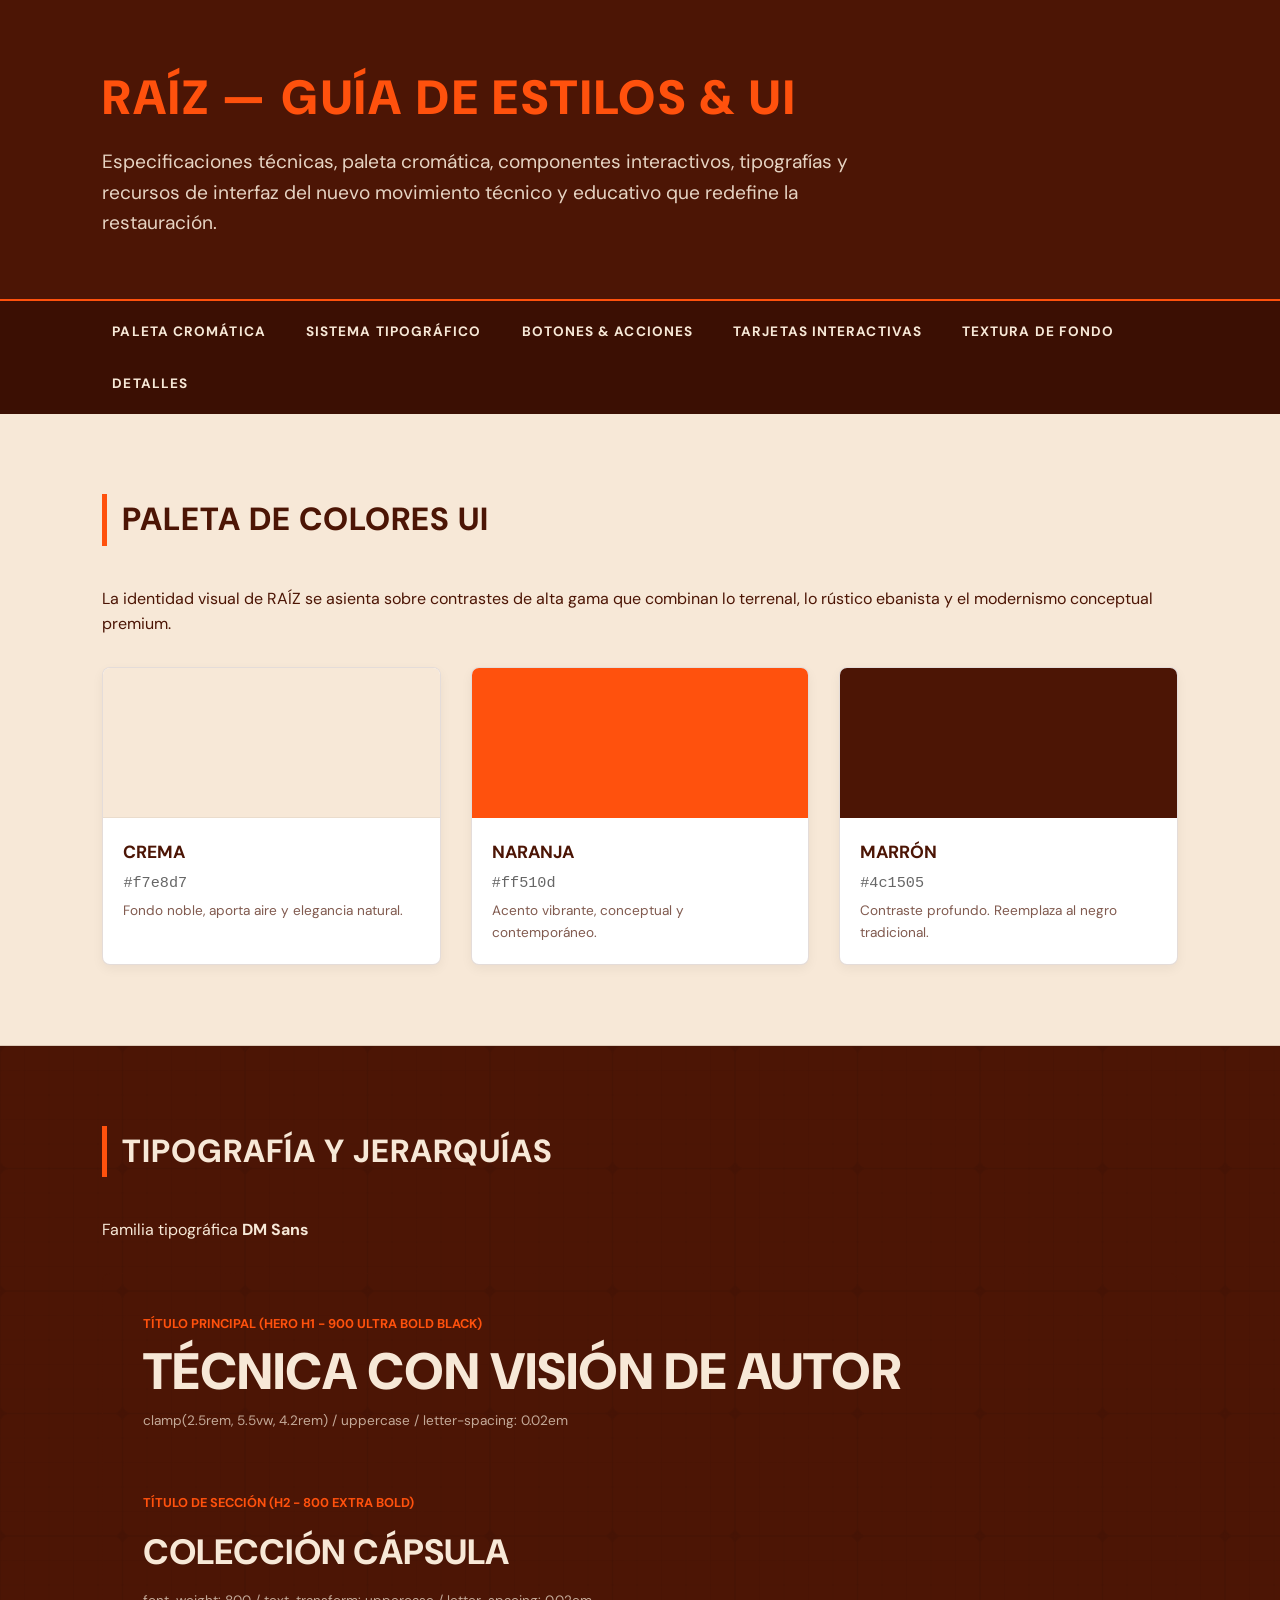
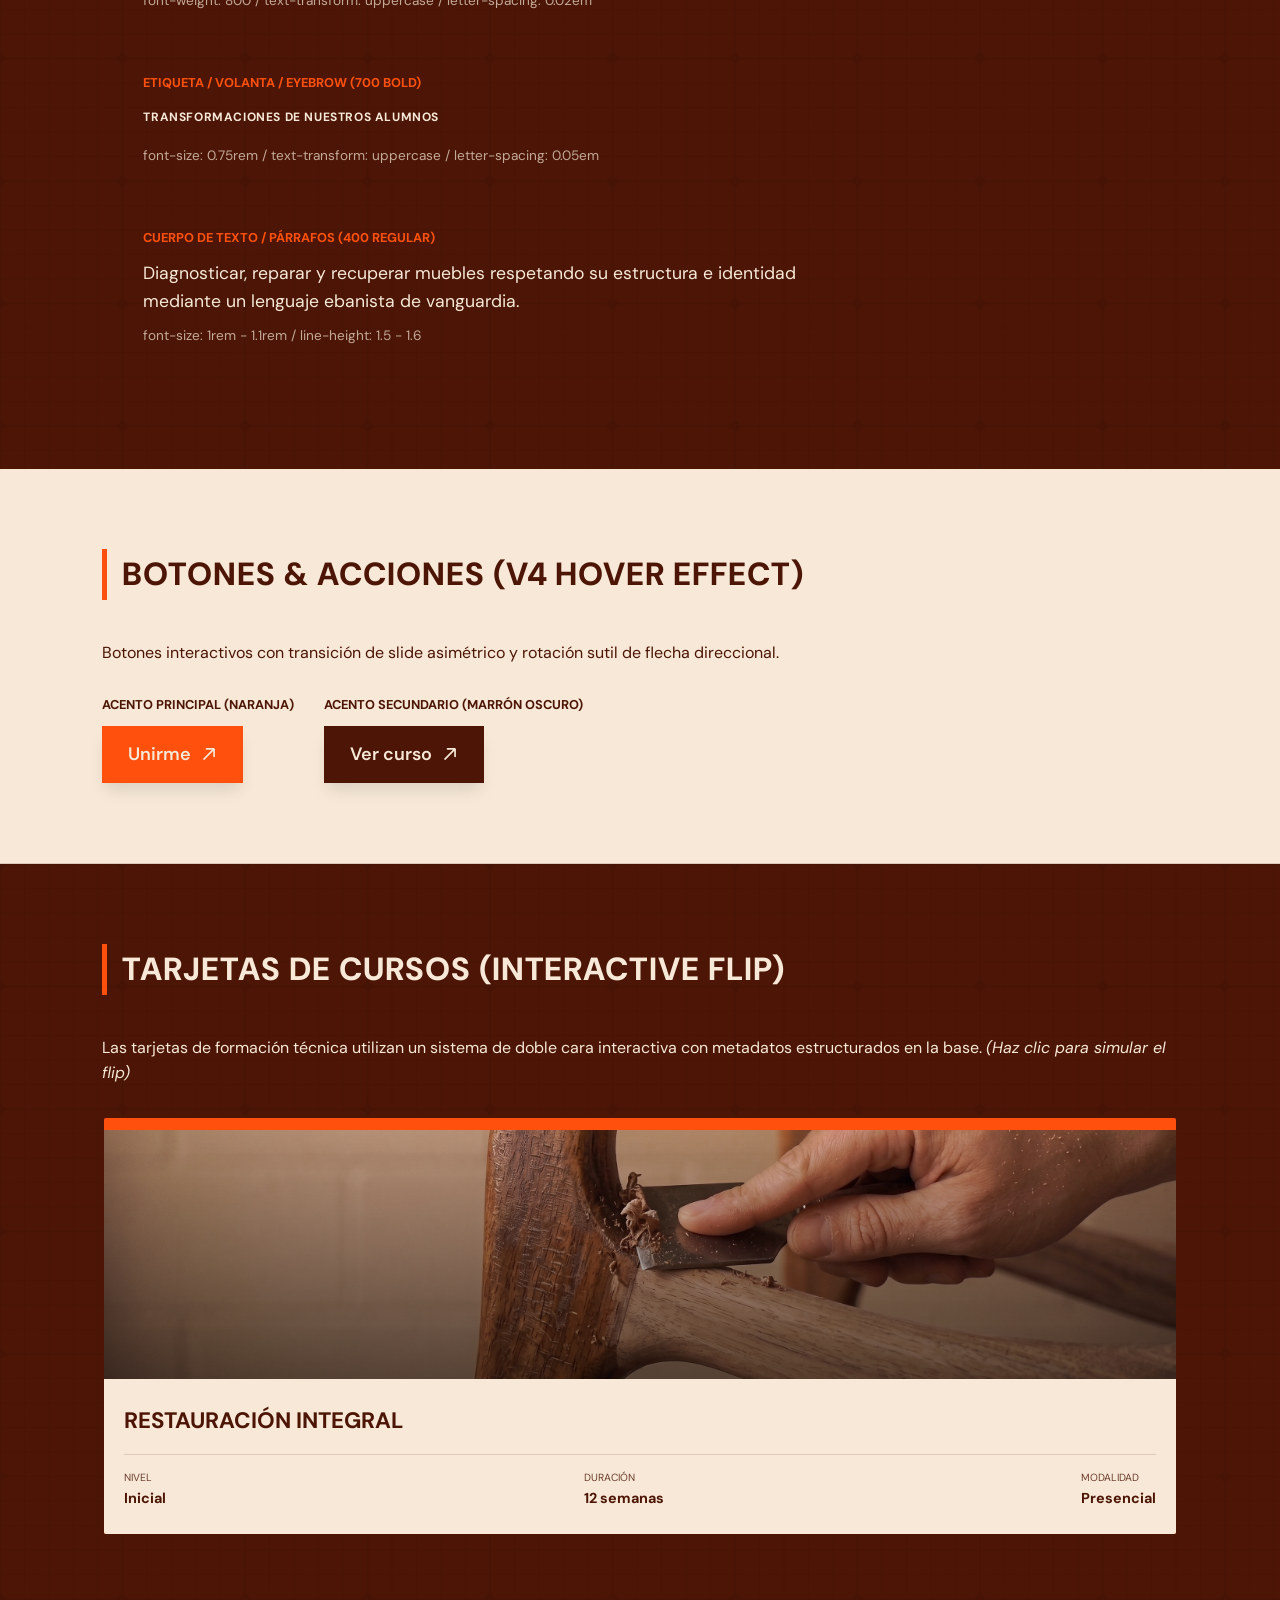
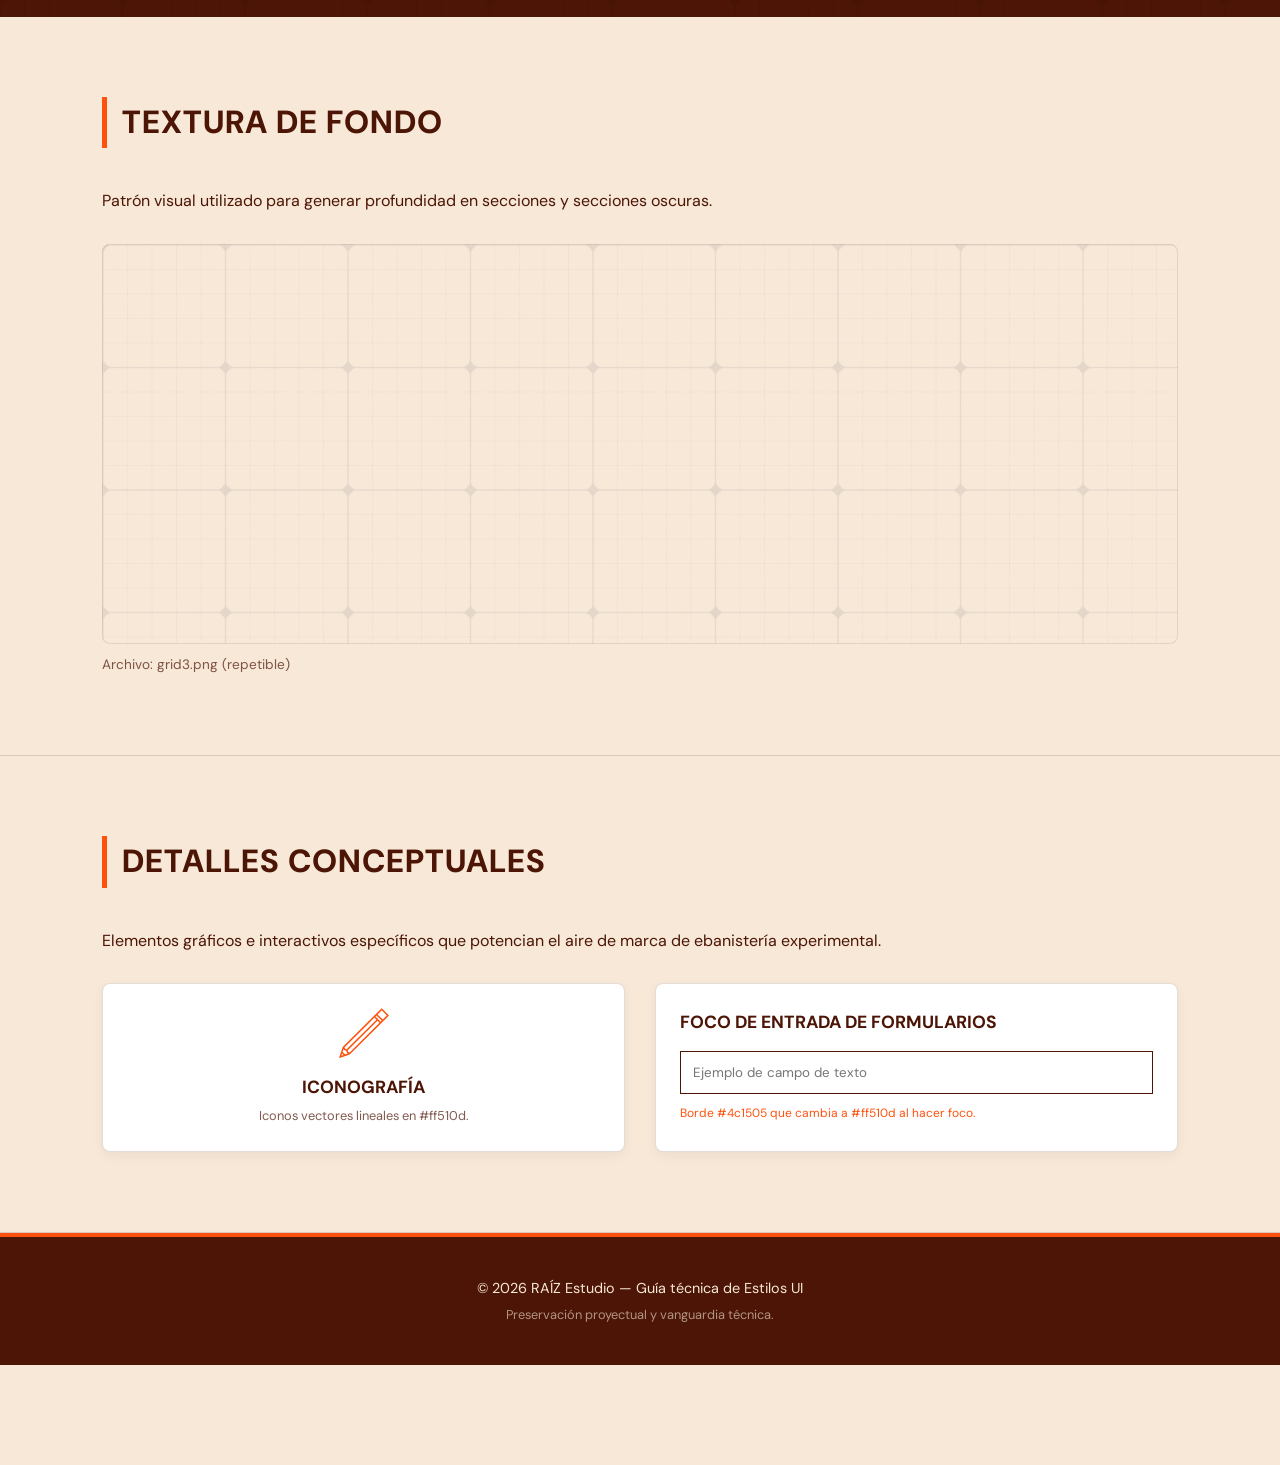
<file: biblioteca_ui.html>
<!DOCTYPE html>
<html lang="es">
<head>
    <meta charset="UTF-8">
    <meta name="viewport" content="width=device-width, initial-scale=1.0">
    <title>Biblioteca de UI — RAÍZ Estudio</title>
    <!-- Importación de Google Fonts: DM Sans -->
    <link rel="preconnect" href="https://fonts.googleapis.com">
    <link rel="preconnect" href="https://fonts.gstatic.com" crossorigin>
    <link href="https://fonts.googleapis.com/css2?family=DM+Sans:ital,opsz,wght@0,9..40,100..1000;1,9..40,100..1000&display=swap" rel="stylesheet">
    
    <style>
        /* VARIABLES DE DISEÑO & PALETA DE COLORES (Extraídas directamente de la UI de RAÍZ) */
        :root {
            --color-crema: #f7e8d7;
            --color-naranja: #ff510d;
            --color-oscuro: #4c1505;
            --color-texto-claro: #f7e8d7;
            --color-texto-oscuro: #4c1505;
            --font-main: 'DM Sans', sans-serif;
            --transition: all 0.4s cubic-bezier(0.25, 1, 0.5, 1);
        }

        /* RESET & ESTILOS BASE */
        *, *::before, *::after {
            box-sizing: border-box;
            margin: 0;
            padding: 0;
        }

        body {
            font-family: var(--font-main);
            background-color: var(--color-crema);
            color: var(--color-texto-oscuro);
            line-height: 1.6;
            -webkit-font-smoothing: antialiased;
            padding-bottom: 100px;
        }

        a {
            text-decoration: none;
            color: inherit;
            transition: var(--transition);
        }

        /* HEADER */
        .ui-header {
            background-color: var(--color-oscuro);
            color: var(--color-crema);
            padding: 60px 8%;
            border-bottom: 2px solid var(--color-naranja);
        }

        .ui-header h1 {
            font-size: 3rem;
            font-weight: 900;
            text-transform: uppercase;
            letter-spacing: 0.05em;
            margin-bottom: 10px;
            color: var(--color-naranja);
        }

        .ui-header p {
            font-size: 1.2rem;
            opacity: 0.9;
            max-width: 800px;
        }

        /* NAVEGACIÓN RÁPIDA */
        .ui-nav {
            background-color: #3b0f03;
            padding: 15px 8%;
            position: sticky;
            top: 0;
            z-index: 100;
            display: flex;
            gap: 20px;
            flex-wrap: wrap;
        }

        .ui-nav a {
            color: var(--color-crema);
            font-size: 0.85rem;
            text-transform: uppercase;
            font-weight: 700;
            letter-spacing: 0.08em;
            padding: 5px 10px;
            border-radius: 4px;
        }

        .ui-nav a:hover {
            color: var(--color-naranja);
            background-color: rgba(255, 81, 13, 0.1);
        }

        /* SECCIONES */
        .ui-section {
            padding: 80px 8%;
            border-bottom: 1px solid rgba(76, 21, 5, 0.15);
        }

        .ui-section.dark {
            background-color: var(--color-oscuro);
            color: var(--color-crema);
            background-image: url('imagenes/grid3.png');
            background-repeat: repeat;
            background-blend-mode: multiply;
        }

        .section-title {
            font-size: 2rem;
            font-weight: 800;
            text-transform: uppercase;
            letter-spacing: 0.03em;
            margin-bottom: 40px;
            border-left: 5px solid var(--color-naranja);
            padding-left: 15px;
            color: var(--color-oscuro);
        }

        .dark .section-title {
            color: var(--color-crema);
        }

        /* GRID DE COLORES */
        .color-grid {
            display: grid;
            grid-template-columns: repeat(auto-fit, minmax(220px, 1fr));
            gap: 30px;
        }

        .color-card {
            background: #fff;
            border: 1px solid rgba(76, 21, 5, 0.15);
            border-radius: 8px;
            overflow: hidden;
            box-shadow: 0 4px 12px rgba(0,0,0,0.05);
        }

        .color-block {
            height: 150px;
            width: 100%;
        }

        .color-info {
            padding: 20px;
        }

        .color-name {
            font-weight: 700;
            text-transform: uppercase;
            font-size: 1.1rem;
            margin-bottom: 5px;
        }

        .color-hex {
            font-family: monospace;
            color: #666;
            font-size: 0.95rem;
        }

        /* TIPOGRAFÍAS */
        .typo-specimen {
       
            padding: 40px;
            border-radius: 8px;
            border: 1px dashed var(--color-oscuro);
        }

        .typo-row {
            margin-bottom: 30px;
            padding-bottom: 30px;
            border-bottom: 1px solid rgba(76, 21, 5, 0.1);
        }

        .typo-row:last-child {
            margin-bottom: 0;
            padding-bottom: 0;
            border-bottom: none;
        }

        .typo-label {
            font-size: 0.8rem;
            text-transform: uppercase;
            color: var(--color-naranja);
            font-weight: 700;
            margin-bottom: 10px;
        }

        /* BOTONES */
        .buttons-showcase {
            display: flex;
            gap: 30px;
            flex-wrap: wrap;
            align-items: center;
        }

        /* BOTÓN V4 OPTIMIZADO (RAÍZ HERO STYLE) */
        .btn-raiz-naranja {
            display: inline-flex;
            justify-content: center;
            gap: 10px;
            align-items: center;
            box-shadow: 0 10px 15px -3px rgba(0, 0, 0, 0.1);
            font-size: 1.125rem;
            background-color: #ff510d;
            color: #f7e8d7;
            font-weight: 600;
            border: 2px solid #ff510d;
            position: relative;
            z-index: 10;
            padding: 12px 24px;
            overflow: hidden;
            transition: var(--transition);
        }

        .btn-raiz-naranja::before {
            content: '';
            position: absolute;
            width: 100%;
            height: 100%;
            transition: all 0.7s;
            left: -100%;
            top: 0;
            background-color: #f7e8d7;
            z-index: -1;
        }

        .btn-raiz-naranja:hover::before {
            left: 0;
        }

        .btn-raiz-naranja:hover {
            border-color: #f7e8d7;
            color: #ff510d;
        }

        .btn-raiz-naranja svg {
            width: 16px;
            height: 16px;
            transition: all 0.3s;
            transform: rotate(45deg);
        }

        .btn-raiz-naranja:hover svg {
            color: #ff510d;
            transform: rotate(90deg);
        }

        /* BOTÓN V4 OPTIMIZADO (RAÍZ OSCURO STYLE) */
        .btn-raiz-oscuro {
            display: inline-flex;
            justify-content: center;
            gap: 10px;
            align-items: center;
            box-shadow: 0 10px 15px -3px rgba(0, 0, 0, 0.1);
            font-size: 1.125rem;
            background-color: #4c1505;
            color: #f7e8d7;
            font-weight: 600;
            border: 2px solid #4c1505;
            position: relative;
            z-index: 10;
            padding: 12px 24px;
            overflow: hidden;
            transition: var(--transition);
        }

        .btn-raiz-oscuro::before {
            content: '';
            position: absolute;
            width: 100%;
            height: 100%;
            transition: all 0.7s;
            left: -100%;
            top: 0;
            background-color: #f7e8d7;
            z-index: -1;
        }

        .btn-raiz-oscuro:hover::before {
            left: 0;
        }

        .btn-raiz-oscuro:hover {
            border-color: #4c1505;
            color: #4c1505;
        }

        .btn-raiz-oscuro svg {
            width: 16px;
            height: 16px;
            transition: all 0.3s;
            transform: rotate(45deg);
        }

        .btn-raiz-oscuro:hover svg {
            color: #4c1505;
            transform: rotate(90deg);
        }

        /* TARJETAS CURSO FRONT/BACK DE DEMOSTRACIÓN */
        .demo-cards-wrapper {
            display: grid;
            grid-template-columns: repeat(auto-fit, minmax(300px, 1fr));
            gap: 40px;
            margin-top: 30px;
        }

        .feature-card-demo {
            width: 100%;
            height: 420px;
            perspective: 1000px;
            cursor: pointer;
        }

        .card-inner-demo {
            position: relative;
            width: 100%;
            height: 100%;
            transition: transform 0.6s cubic-bezier(0.4, 0, 0.2, 1);
            transform-style: preserve-3d;
        }

        .feature-card-demo.is-flipped .card-inner-demo {
            transform: rotateY(180deg);
        }

        .feature-card-demo.is-flipped .card-inner-demo {
            transform: rotateY(180deg);
        }

        .card-front-demo, .card-back-demo {
            position: absolute;
            width: 100%;
            height: 100%;
            -webkit-backface-visibility: hidden;
            backface-visibility: hidden;
            border: 2px solid var(--color-oscuro);
            display: flex;
            flex-direction: column;
            box-sizing: border-box;
            border-radius: 4px;
        }

        .card-front-demo {
            background-color: var(--color-naranja);
            justify-content: flex-end;
            overflow: hidden;
        }

        .demo-img-bg {
            height: 60%;
            background: linear-gradient(rgba(0,0,0,0), rgba(0,0,0,0.5)), url('imagenes/curso1.jpeg') center/cover no-repeat;
        }

        .card-front-content-demo {
            background-color: var(--color-crema);
            padding: 24px 20px;
            display: flex;
            flex-direction: column;
        }

        .card-front-content-demo h3 {
            font-size: 1.4rem;
            font-weight: 700;
            color: var(--color-oscuro);
            margin-bottom: 15px;
            text-transform: uppercase;
        }

        .card-meta-demo {
            display: flex;
            justify-content: space-between;
            border-top: 1px solid rgba(76, 21, 5, 0.15);
            padding-top: 15px;
        }

        .meta-item-demo {
            display: flex;
            flex-direction: column;
        }

        .meta-label-demo {
            font-size: 0.65rem;
            text-transform: uppercase;
            color: var(--color-oscuro);
            opacity: 0.8;
        }

        .meta-value-demo {
            font-size: 0.9rem;
            font-weight: 700;
            color: var(--color-oscuro);
        }

        .card-back-demo {
            background-color: var(--color-naranja);
            color: var(--color-crema);
            padding: 30px 24px;
            justify-content: space-between;
            transform: rotateY(180deg);
        }

        .card-back-demo h3 {
            font-size: 1.5rem;
            text-transform: uppercase;
            margin-bottom: 15px;
        }

        .card-back-demo p {
            font-size: 0.95rem;
            opacity: 0.9;
            margin-bottom: 20px;
        }

        /* VOLANTAS Y TEXTOS */
        .volanta {
            font-size: 0.75rem;
            text-transform: uppercase;
            letter-spacing: 0.05em;
            color: var(--color-naranja);
            font-weight: 700;
            display: inline-block;
            margin-bottom: 8px;
        }

        .dark .volanta {
            color: var(--color-crema);
        }

        /* CAPÍTULO CÁPSULA (CARRUSEL INTERACTIVO PREVIEW) */
        .capsula-preview {
            background: #fff;
            border: 1px solid rgba(76, 21, 5, 0.1);
            padding: 40px;
            border-radius: 8px;
            display: flex;
            flex-direction: column;
            align-items: center;
            text-align: center;
        }

        .capsula-img-placeholder {
            width: 250px;
            height: 250px;
            background: var(--color-crema);
            border-radius: 50%;
            margin: 20px auto;
            display: flex;
            align-items: center;
            justify-content: center;
            border: 2px dashed var(--color-naranja);
            color: var(--color-oscuro);
            font-weight: 700;
        }

        /* SECCIÓN TEXTURAS DE FONDO */
        .grid-specimen {
            background-image: url('imagenes/grid3.png');
            background-repeat: repeat;
            width: 100%;
            height: 400px;
            border-radius: 8px;
            border: 1px solid rgba(76, 21, 5, 0.1);
        }

        /* FOOTER DE LA GUÍA */
        .ui-footer {
            background-color: var(--color-oscuro);
            color: var(--color-crema);
            text-align: center;
            padding: 40px;
            font-size: 0.9rem;
            border-top: 4px solid var(--color-naranja);
        }
    </style>
</head>
<body>

    <!-- MENÚ / HEADER DE LA BIBLIOTECA UI -->
    <header class="ui-header">
        <h1>RAÍZ — Guía de Estilos & UI</h1>
        <p>Especificaciones técnicas, paleta cromática, componentes interactivos, tipografías y recursos de interfaz del nuevo movimiento técnico y educativo que redefine la restauración.</p>
    </header>

    <!-- NAVEGACIÓN RÁPIDA INTERNA -->
    <nav class="ui-nav">
        <a href="#colores">Paleta Cromática</a>
        <a href="#tipografias">Sistema Tipográfico</a>
        <a href="#botones">Botones & Acciones</a>
        <a href="#componentes">Tarjetas Interactivas</a>
        <a href="#texturas">Textura de Fondo</a>
        <a href="#accesorios">Detalles</a>
    </nav>

    <!-- SECCIÓN 1: PALETA CROMÁTICA -->
    <section id="colores" class="ui-section">
        <h2 class="section-title">Paleta de Colores UI</h2>
        <p style="margin-bottom: 30px;">La identidad visual de RAÍZ se asienta sobre contrastes de alta gama que combinan lo terrenal, lo rústico ebanista y el modernismo conceptual premium.</p>
        
        <div class="color-grid">
            <!-- Crema -->
            <div class="color-card">
                <div class="color-block" style="background-color: #f7e8d7; border-bottom: 1px solid rgba(0,0,0,0.05);"></div>
                <div class="color-info">
                    <div class="color-name">Crema</div>
                    <div class="color-hex">#f7e8d7</div>
                    <p style="font-size: 0.85rem; opacity: 0.7; margin-top: 5px;">Fondo noble, aporta aire y elegancia natural.</p>
                </div>
            </div>

            <!-- Naranja -->
            <div class="color-card">
                <div class="color-block" style="background-color: #ff510d;"></div>
                <div class="color-info">
                    <div class="color-name">Naranja</div>
                    <div class="color-hex">#ff510d</div>
                    <p style="font-size: 0.85rem; opacity: 0.7; margin-top: 5px;">Acento vibrante, conceptual y contemporáneo.</p>
                </div>
            </div>

            <!-- Oscuro -->
            <div class="color-card">
                <div class="color-block" style="background-color: #4c1505;"></div>
                <div class="color-info">
                    <div class="color-name">Marrón</div>
                    <div class="color-hex">#4c1505</div>
                    <p style="font-size: 0.85rem; opacity: 0.7; margin-top: 5px;">Contraste profundo. Reemplaza al negro tradicional.</p>
                </div>
            </div>
        </div>
    </section>

    <!-- SECCIÓN 2: SISTEMAS TIPOGRÁFICOS -->
    <section id="tipografias" class="ui-section dark">
        <h2 class="section-title">Tipografía y Jerarquías</h2>
        <p style="margin-bottom: 30px; color: var(--color-crema);">Familia tipográfica <strong>DM Sans</strong></p>

        <div class="typo-specimen">
            <!-- H1 -->
            <div class="typo-row">
                <div class="typo-label">Título Principal (Hero H1 - 900 Ultra Bold Black)</div>
                <h1 style="font-size: clamp(2rem, 4vw, 3.5rem); font-weight: 900; text-transform: uppercase; line-height: 1.1; color: var(--color-crema);">TÉCNICA CON VISIÓN DE AUTOR</h1>
                <p style="font-size: 0.85rem; color: var(--color-crema); opacity: 0.7; margin-top: 10px;">clamp(2.5rem, 5.5vw, 4.2rem) / uppercase / letter-spacing: 0.02em</p>
            </div>

            <!-- H2 -->
            <div class="typo-row">
                <div class="typo-label">Título de Sección (H2 - 800 Extra Bold)</div>
                <h2 style="font-size: 2.2rem; font-weight: 800; text-transform: uppercase; color: var(--color-crema);">Colección Cápsula</h2>
                <p style="font-size: 0.85rem; color: var(--color-crema); opacity: 0.7; margin-top: 10px;">font-weight: 800 / text-transform: uppercase / letter-spacing: 0.02em</p>
            </div>

            <!-- Volanta -->
            <div class="typo-row">
                <div class="typo-label">Etiqueta / Volanta / Eyebrow (700 Bold)</div>
                <span class="volanta">TRANSFORMACIONES DE NUESTROS ALUMNOS</span>
                <p style="font-size: 0.85rem; color: var(--color-crema); opacity: 0.7; margin-top: 10px;">font-size: 0.75rem / text-transform: uppercase / letter-spacing: 0.05em</p>
            </div>

            <!-- Body -->
            <div class="typo-row">
                <div class="typo-label">Cuerpo de Texto / Párrafos (400 Regular)</div>
                <p style="font-size: 1.1rem; line-height: 1.6; max-width: 700px; color: var(--color-crema);">Diagnosticar, reparar y recuperar muebles respetando su estructura e identidad mediante un lenguaje ebanista de vanguardia.</p>
                <p style="font-size: 0.85rem; color: var(--color-crema); opacity: 0.7; margin-top: 10px;">font-size: 1rem - 1.1rem / line-height: 1.5 - 1.6</p>
            </div>
        </div>
    </section>

    <!-- SECCIÓN 3: BOTONES Y ACCIONES -->
    <section id="botones" class="ui-section">
        <h2 class="section-title">Botones & Acciones (v4 Hover Effect)</h2>
        <p style="margin-bottom: 30px;">Botones interactivos con transición de slide asimétrico y rotación sutil de flecha direccional.</p>

        <div class="buttons-showcase">
            <div>
                <p style="font-size: 0.8rem; font-weight: bold; margin-bottom: 10px; text-transform: uppercase;">Acento Principal (Naranja)</p>
                <a href="#cursos" class="btn-raiz-naranja">
                    <span>Unirme</span>
                    <svg viewBox="0 0 16 19" fill="currentColor" xmlns="http://www.w3.org/2000/svg"> 
                        <path d="M7 18C7 18.5523 7.44772 19 8 19C8.55228 19 9 18.5523 9 18H7ZM8.70711 0.292893C8.31658 -0.0976311 7.68342 -0.0976311 7.29289 0.292893L0.928932 6.65685C0.538408 7.04738 0.538408 7.68054 0.928932 8.07107C1.31946 8.46159 1.95262 8.46159 2.34315 8.07107L8 2.41421L13.6569 8.07107C14.0474 8.46159 14.6805 8.46159 15.0711 8.07107C15.4616 7.68054 15.4616 7.04738 15.0711 6.65685L8.70711 0.292893ZM9 18L9 1H7L7 18H9Z"></path>
                    </svg>
                </a>
            </div>

            <div>
                <p style="font-size: 0.8rem; font-weight: bold; margin-bottom: 10px; text-transform: uppercase;">Acento Secundario (Marrón Oscuro)</p>
                <a href="#cursos" class="btn-raiz-oscuro">
                    <span>Ver curso</span>
                    <svg viewBox="0 0 16 19" fill="currentColor" xmlns="http://www.w3.org/2000/svg"> 
                        <path d="M7 18C7 18.5523 7.44772 19 8 19C8.55228 19 9 18.5523 9 18H7ZM8.70711 0.292893C8.31658 -0.0976311 7.68342 -0.0976311 7.29289 0.292893L0.928932 6.65685C0.538408 7.04738 0.538408 7.68054 0.928932 8.07107C1.31946 8.46159 1.95262 8.46159 2.34315 8.07107L8 2.41421L13.6569 8.07107C14.0474 8.46159 14.6805 8.46159 15.0711 8.07107C15.4616 7.68054 15.4616 7.04738 15.0711 6.65685L8.70711 0.292893ZM9 18L9 1H7L7 18H9Z"></path>
                    </svg>
                </a>
            </div>
        </div>
    </section>

    <!-- SECCIÓN 4: TARJETAS INTERACTIVAS (FEATURE FLIP CARDS) -->
    <section id="componentes" class="ui-section dark">
        <h2 class="section-title">Tarjetas de Cursos (Interactive Flip)</h2>
        <p style="margin-bottom: 30px; color: var(--color-crema);">Las tarjetas de formación técnica utilizan un sistema de doble cara interactiva con metadatos estructurados en la base. <em>(Haz clic para simular el flip)</em></p>

        <div class="demo-cards-wrapper">
            <!-- Demo 1 -->
            <div class="feature-card-demo" onclick="this.classList.toggle('is-flipped')">
                <div class="card-inner-demo">
                    <!-- Front -->
                    <div class="card-front-demo">
                        <div class="demo-img-bg"></div>
                        <div class="card-front-content-demo">
                            <h3>Restauración integral</h3>
                            <div class="card-meta-demo">
                                <div class="meta-item-demo">
                                    <span class="meta-label-demo">Nivel</span>
                                    <span class="meta-value-demo">Inicial</span>
                                </div>
                                <div class="meta-item-demo">
                                    <span class="meta-label-demo">Duración</span>
                                    <span class="meta-value-demo">12 semanas</span>
                                </div>
                                <div class="meta-item-demo">
                                    <span class="meta-label-demo">Modalidad</span>
                                    <span class="meta-value-demo">Presencial</span>
                                </div>
                            </div>
                        </div>
                    </div>
                    <!-- Back -->
                    <div class="card-back-demo">
                        <div>
                            <h3>Restauración integral</h3>
                            <p>Diagnosticar, reparar y recuperar muebles respetando su estructura, preservando los materiales de ebanistería tradicional.</p>
                            <p style="font-weight: 700; font-size: 1.2rem; color: var(--color-oscuro);">$120.000</p>
                        </div>
                        <span style="font-size: 0.8rem; text-transform: uppercase; font-weight: 700; color: var(--color-oscuro);">Voltear tarjeta</span>
                    </div>
                </div>
            </div>
        </div>
    </section>

    <!-- SECCIÓN 5: TEXTURAS DE FONDO -->
    <section id="texturas" class="ui-section">
        <h2 class="section-title">Textura de Fondo</h2>
        <p style="margin-bottom: 30px;">Patrón visual utilizado para generar profundidad en secciones y secciones oscuras.</p>
        <div class="grid-specimen"></div>
        <p style="font-size: 0.85rem; opacity: 0.7; margin-top: 10px;">Archivo: grid3.png (repetible)</p>
    </section>

    <!-- SECCIÓN 6: ACCESORIOS Y DETALLES CONCEPTUALES -->
    <section id="accesorios" class="ui-section">
        <h2 class="section-title">Detalles Conceptuales</h2>
        <p style="margin-bottom: 30px;">Elementos gráficos e interactivos específicos que potencian el aire de marca de ebanistería experimental.</p>

        <div class="color-grid">
            <!-- Bloque Icono vector -->
            <div class="color-card" style="padding: 24px; display: flex; flex-direction: column; align-items: center; justify-content: center; text-align: center;">
                <svg style="width: 50px; height: 50px; color: var(--color-naranja); margin-bottom: 15px;" xmlns="http://www.w3.org/2000/svg" viewBox="0 0 384 382" fill="currentColor">
                    <path d="M311.28,112.3l-15.78-15.74-228.05,227.55,3.23,12.19,11.46,4.46,229.14-228.47ZM84.38,354.46c-3.74,2.6-13.89,5.11-18.74,6.75-21.75,7.33-43.75,14.06-65.64,20.94l28.49-82.72L242.3,86.21,327.75.4l.39-.4,56.24,56.17-.38.37L84.38,354.46ZM240.42,103.69L43.1,300.59l3.6,11.75,11.83,4.31,229.12-227.92-15.77-16.45-31.46,31.42ZM328.12,16.13l-31.82,32.45,39.97,39.35,31.25-31.76-39.4-40.03ZM287.73,56.59l-7.96,7.81,40.11,39.32,7.8-8-39.95-39.13ZM38.43,321.33s-1.9-5.94-2.44-6.55c-1.18.78-7.49,19.54-8.09,21.23l18.2,18.5s15.89-4.32,22.9-6.05c-3.02-1.55-6.8-3.51-6.8-3.51,0,0-5.08-15.74-6.9-17.24-3.28-1.99-16.86-6.38-16.86-6.38ZM34.87,359.31l-11.31-11.15-5.56,16.77,16.87-5.62Z"/>
                </svg>
                <div class="color-name">Iconografía</div>
                <p style="font-size: 0.8rem; opacity: 0.7;">Iconos vectores lineales en #ff510d.</p>
            </div>

            <!-- Formulario UI Specimen -->
            <div class="color-card" style="padding: 24px;">
                <div class="color-name" style="margin-bottom: 15px;">Foco de Entrada de Formularios</div>
                <div style="display: flex; flex-direction: column; gap: 10px;">
                    <input type="text" placeholder="Ejemplo de campo de texto" style="width:100%; padding: 12px; border: 1px solid var(--color-oscuro); background: transparent; font-family: inherit;" />
                    <p style="font-size: 0.75rem; color: var(--color-naranja);">Borde #4c1505 que cambia a #ff510d al hacer foco.</p>
                </div>
            </div>
        </div>
    </section>

    <!-- FOOTER -->
    <footer class="ui-footer">
        <p>&copy; 2026 RAÍZ Estudio — Guía técnica de Estilos UI</p>
        <p style="font-size: 0.8rem; opacity: 0.6; margin-top: 5px;">Preservación proyectual y vanguardia técnica.</p>
    </footer>

</body>
</html>
</file>
